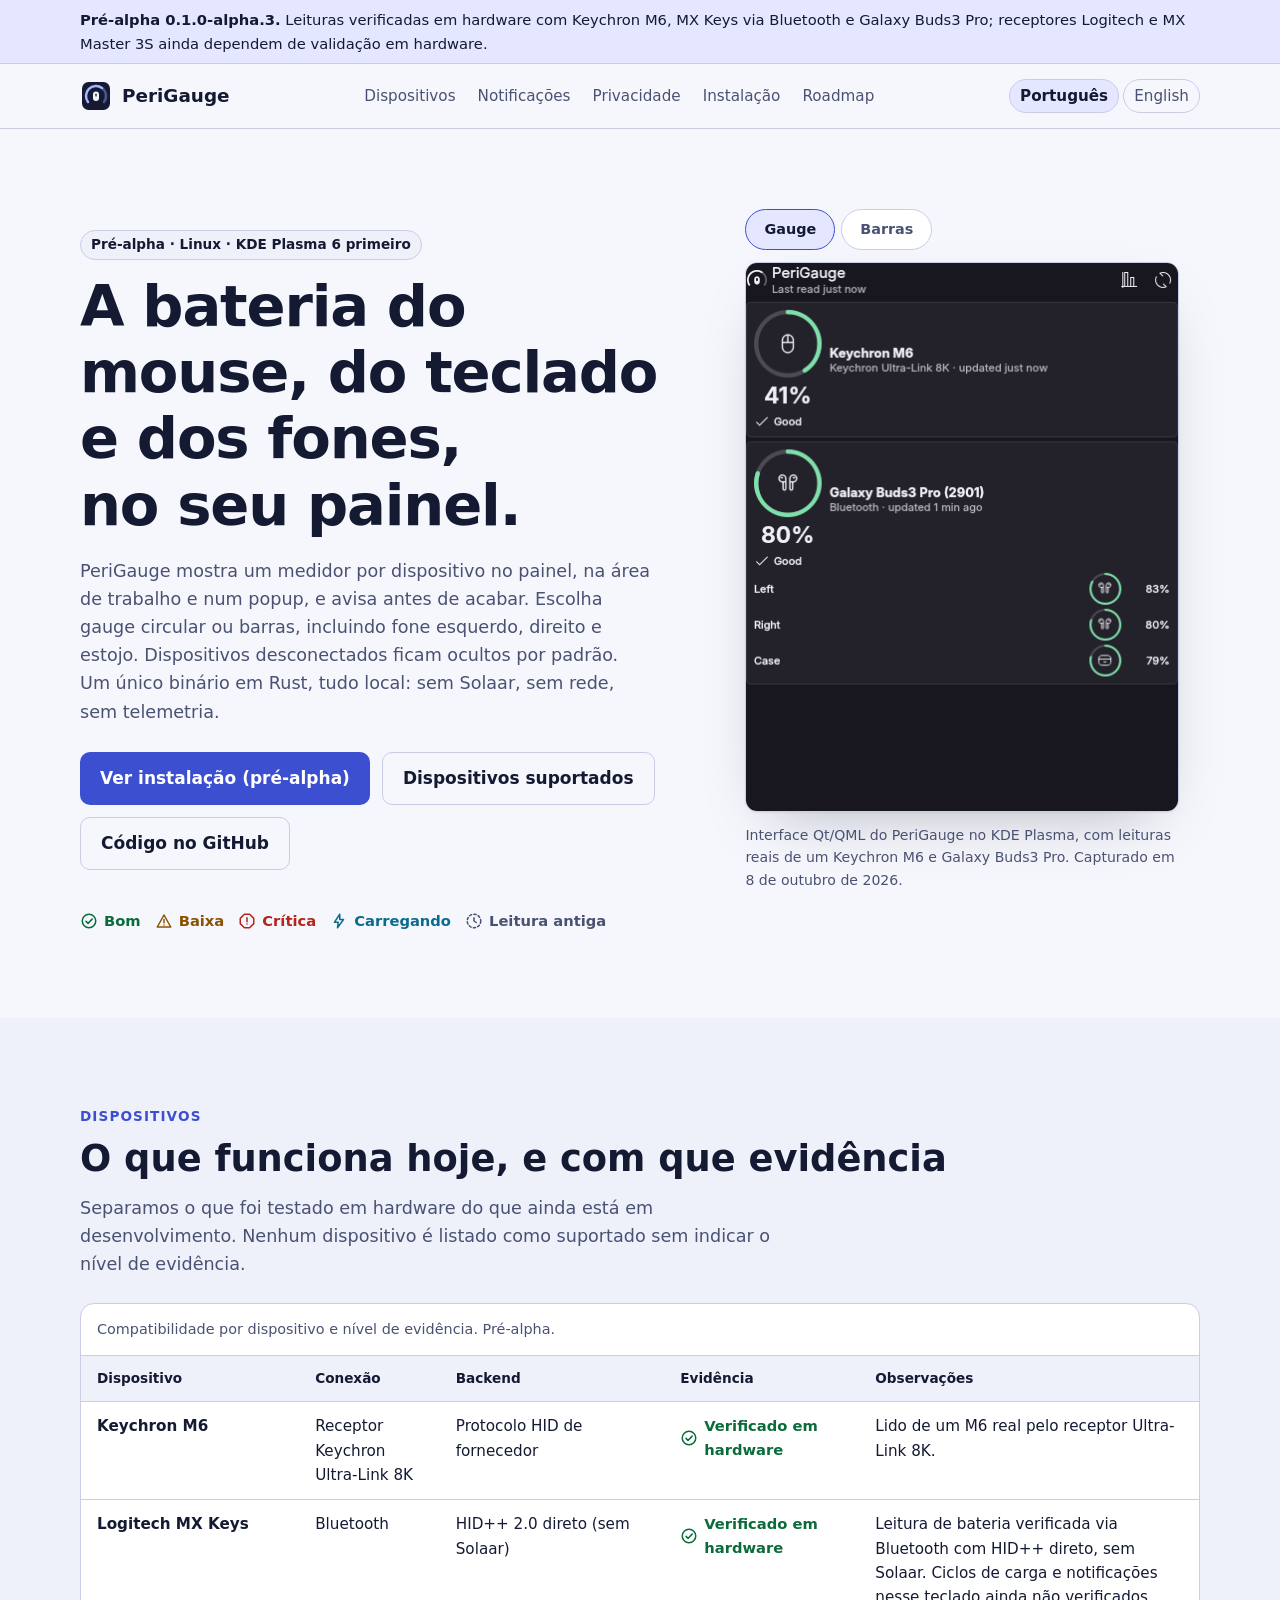
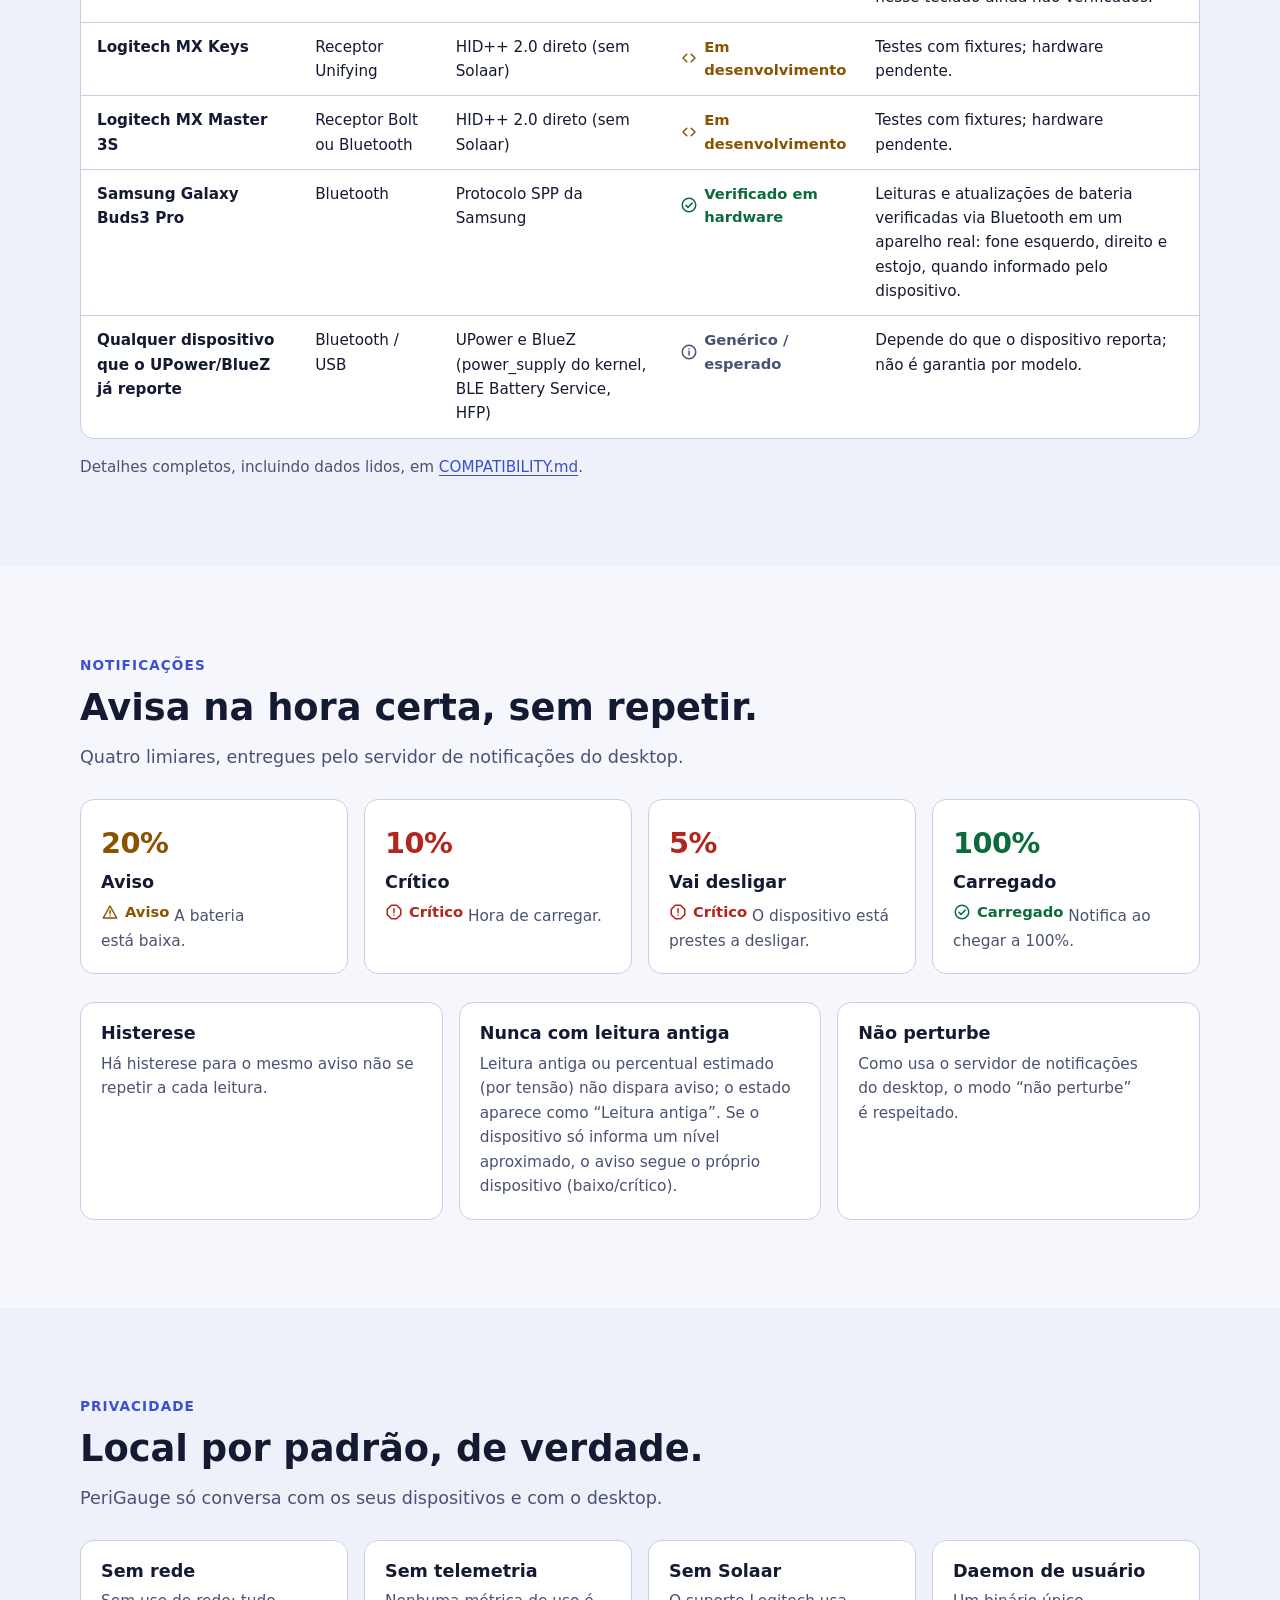
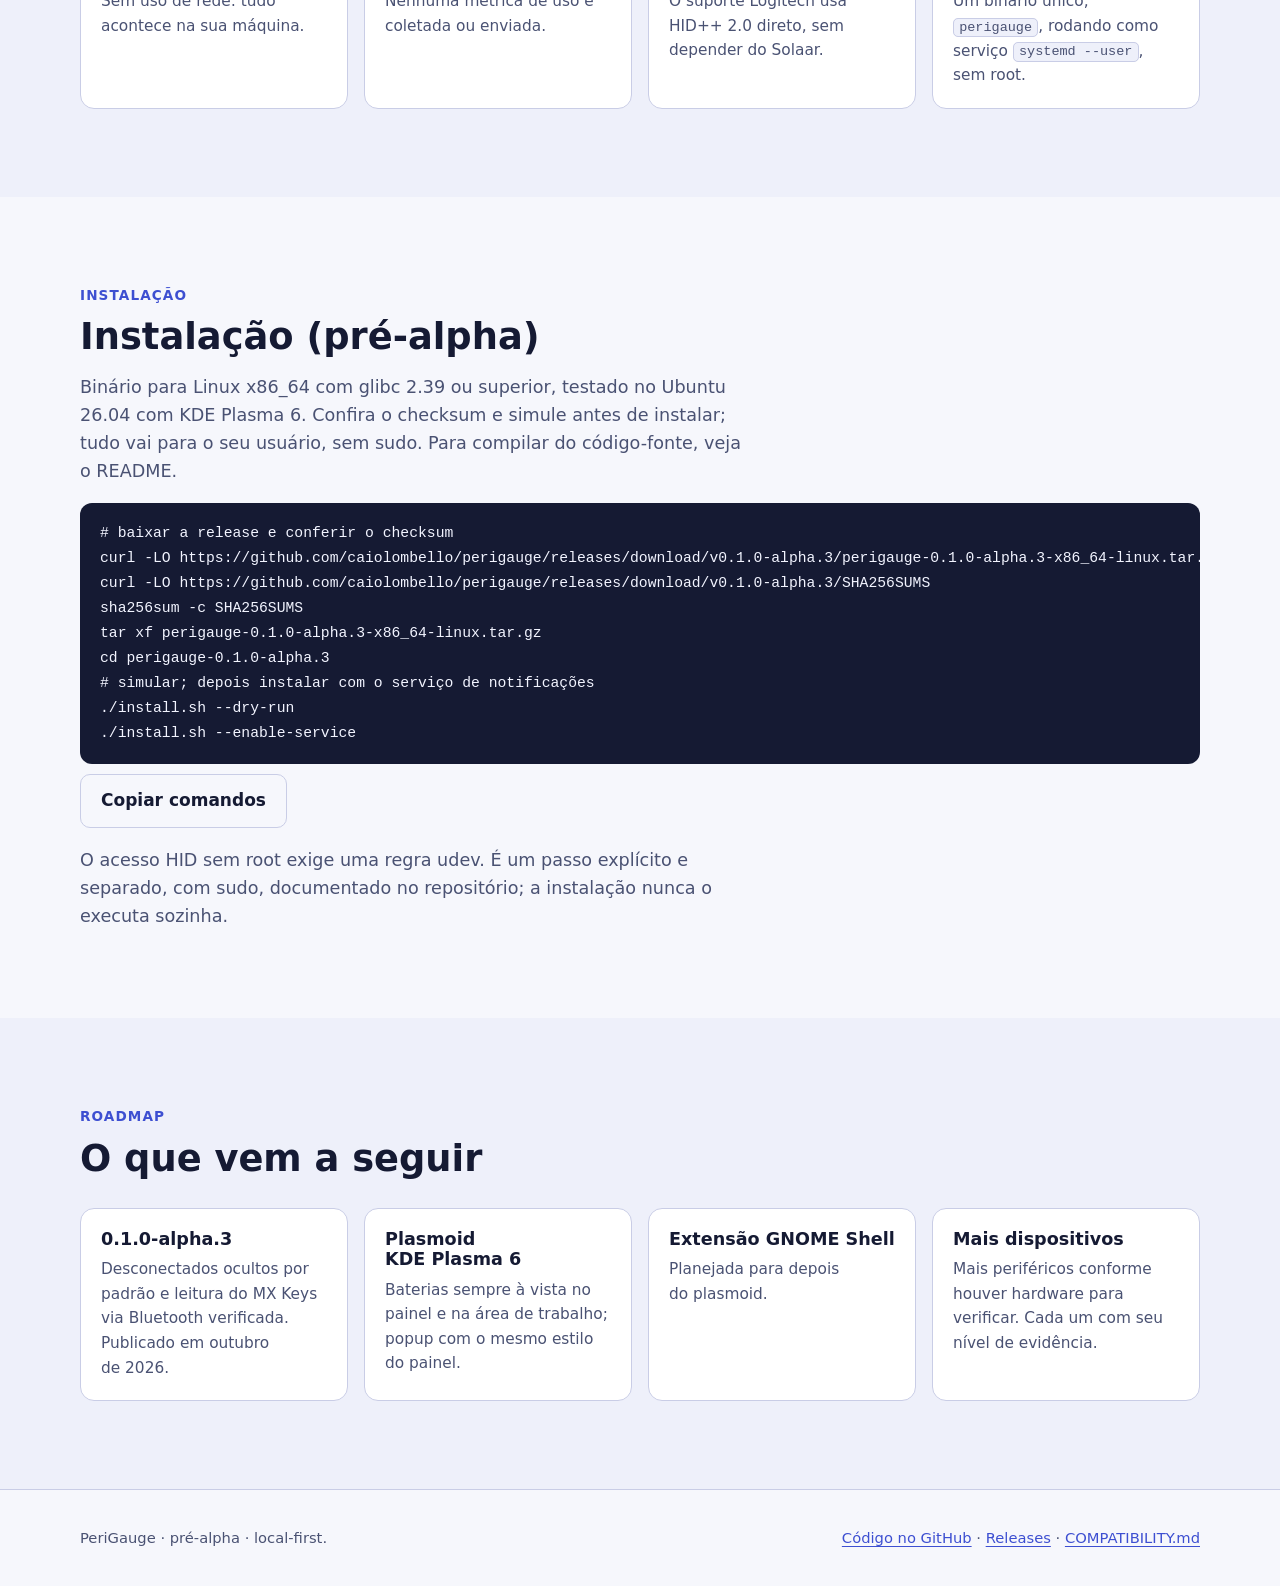
<file: docs/index.html>
<!doctype html>
<html lang="pt-BR">
<head>
<meta charset="utf-8">
<meta name="viewport" content="width=device-width,initial-scale=1">
<title>PeriGauge — bateria dos seus periféricos no Linux</title>
<meta name="description" content="Monitor de bateria de mouses, teclados e fones Bluetooth para o desktop Linux. Núcleo em Rust, local, sem rede e sem telemetria. Pré-alpha 0.1.0-alpha.3.">
<meta name="color-scheme" content="light dark">
<meta name="theme-color" content="#F6F7FC" media="(prefers-color-scheme: light)">
<meta name="theme-color" content="#0E1124" media="(prefers-color-scheme: dark)">
<link rel="canonical" href="https://caiolombello.github.io/perigauge/">
<link rel="alternate" hreflang="pt-BR" href="https://caiolombello.github.io/perigauge/">
<link rel="alternate" hreflang="en" href="https://caiolombello.github.io/perigauge/en/">
<link rel="alternate" hreflang="x-default" href="https://caiolombello.github.io/perigauge/">
<meta property="og:type" content="website">
<meta property="og:site_name" content="PeriGauge">
<meta property="og:locale" content="pt_BR">
<meta property="og:title" content="PeriGauge — bateria dos seus periféricos no Linux">
<meta property="og:description" content="Monitor de bateria de mouses, teclados e fones Bluetooth para o desktop Linux. Núcleo em Rust, local, sem rede e sem telemetria. Pré-alpha 0.1.0-alpha.3.">
<meta property="og:image" content="https://caiolombello.github.io/perigauge/assets/perigauge-social-card.png">
<meta property="og:image:type" content="image/png">
<meta property="og:image:width" content="1200">
<meta property="og:image:height" content="630">
<meta property="og:image:alt" content="PeriGauge: bateria dos periféricos no Linux. Pré-alpha 0.1.0-alpha.3.">
<meta name="twitter:card" content="summary_large_image">
<link rel="icon" type="image/svg+xml" href="assets/favicon.svg">
<link rel="stylesheet" href="style.css">
<script src="site.js" defer></script>
</head>
<body>
<a class="skip-link" href="#main">Ir para o conteúdo</a>

<svg xmlns="http://www.w3.org/2000/svg" width="0" height="0" style="position:absolute" aria-hidden="true" focusable="false">
 <symbol id="i-ok" viewBox="0 0 24 24"><circle cx="12" cy="12" r="9"/><path d="M8 12.5l2.7 2.7 5.5-5.7"/></symbol>
 <symbol id="i-warn" viewBox="0 0 24 24"><path d="M12 4l9 16H3z"/><path d="M12 10v4.2M12 17.2v.1"/></symbol>
 <symbol id="i-crit" viewBox="0 0 24 24"><path d="M8.5 3h7L21 8.5v7L15.5 21h-7L3 15.5v-7z"/><path d="M12 7.5v5.5M12 16v.1"/></symbol>
 <symbol id="i-bolt" viewBox="0 0 24 24"><path d="M13 3L6 13.5h5L10 21l8-11h-5z"/></symbol>
 <symbol id="i-stale" viewBox="0 0 24 24"><circle cx="12" cy="12" r="9" stroke-dasharray="3 3"/><path d="M12 7.5V12l3 2"/></symbol>
 <symbol id="i-dev" viewBox="0 0 24 24"><path d="M9 7l-5 5 5 5M15 7l5 5-5 5"/></symbol>
 <symbol id="i-gen" viewBox="0 0 24 24"><circle cx="12" cy="12" r="9"/><path d="M12 11v5M12 8v.1"/></symbol>
</svg>

<p class="prerelease"><span class="wrap" style="display:block"><strong>Pré-alpha 0.1.0-alpha.3.</strong> Leituras verificadas em hardware com Keychron M6, MX Keys via Bluetooth e Galaxy Buds3 Pro; receptores Logitech e MX Master 3S ainda dependem de validação em hardware.</span></p>

<header class="site-header">
 <div class="wrap header-inner">
  <a class="brand" href="./" aria-label="PeriGauge"><img src="assets/perigauge.svg" width="32" height="32" alt=""><span>PeriGauge</span></a>
  <nav class="site-nav" aria-label="Seções">
   <a href="#dispositivos">Dispositivos</a>
   <a href="#notificacoes">Notificações</a>
   <a href="#privacidade">Privacidade</a>
   <a href="#instalar">Instalação</a>
   <a href="#roadmap">Roadmap</a>
  </nav>
  <nav class="lang" aria-label="Idioma"><a href="./" lang="pt-BR" hreflang="pt-BR" aria-current="page">Português</a><a href="en/" lang="en" hreflang="en">English</a></nav>
 </div>
</header>

<main id="main" tabindex="-1">
<section class="hero">
 <div class="wrap hero-grid">
  <div>
   <span class="badge">Pré-alpha · Linux · KDE Plasma 6 primeiro</span>
   <h1>A bateria do mouse, do teclado e dos fones, no seu painel.</h1>
   <p class="lead">PeriGauge mostra um medidor por dispositivo no painel, na área de trabalho e num popup, e avisa antes de acabar. Escolha gauge circular ou barras, incluindo fone esquerdo, direito e estojo. Dispositivos desconectados ficam ocultos por padrão. Um único binário em Rust, tudo local: sem Solaar, sem rede, sem telemetria.</p>
   <div class="actions">
    <a class="btn" href="#instalar">Ver instalação (pré-alpha)</a>
    <a class="btn btn-ghost" href="#dispositivos">Dispositivos suportados</a>
    <a class="btn btn-ghost" href="https://github.com/caiolombello/perigauge">Código no GitHub</a>
   </div>
  </div>
  <figure class="product-shot" aria-labelledby="shot-caption">
   <div class="shot-controls" role="group" aria-label="Estilo de exibição" hidden>
    <button type="button" aria-pressed="true" data-shot="assets/perigauge-popup-rings.png" data-shot-alt="PeriGauge em gauge: Keychron M6 41%, Galaxy Buds3 Pro esquerdo 83%, direito 80% e estojo 79%.">Gauge</button>
    <button type="button" aria-pressed="false" data-shot="assets/perigauge-popup-bars.png" data-shot-alt="PeriGauge em barras: Keychron M6 41%, Galaxy Buds3 Pro esquerdo 83%, direito 80% e estojo 79%.">Barras</button>
   </div>
   <img id="product-shot" src="assets/perigauge-popup-rings.png" alt="PeriGauge em gauge: Keychron M6 41%, Galaxy Buds3 Pro esquerdo 83%, direito 80% e estojo 79%." width="434" height="550" fetchpriority="high" decoding="async">
   <figcaption id="shot-caption">Interface Qt/QML do PeriGauge no KDE Plasma, com leituras reais de um Keychron M6 e Galaxy Buds3 Pro. Capturado em 8 de outubro de 2026.</figcaption>
   <noscript><p class="shot-fallback"><a href="assets/perigauge-popup-bars.png">Ver captura no estilo barras</a></p></noscript>
  </figure>
 </div>
 <div class="wrap">
  <h2 class="sr-only">Como os estados aparecem</h2>
  <ul class="legend" aria-label="Como os estados aparecem"><li><span class="state s-ok"><svg class="" aria-hidden="true" focusable="false"><use href="#i-ok"/></svg>Bom</span></li><li><span class="state s-warn"><svg class="" aria-hidden="true" focusable="false"><use href="#i-warn"/></svg>Baixa</span></li><li><span class="state s-critical"><svg class="" aria-hidden="true" focusable="false"><use href="#i-crit"/></svg>Crítica</span></li><li><span class="state s-charging"><svg class="" aria-hidden="true" focusable="false"><use href="#i-bolt"/></svg>Carregando</span></li><li><span class="state s-stale"><svg class="" aria-hidden="true" focusable="false"><use href="#i-stale"/></svg>Leitura antiga</span></li></ul>
 </div>
</section>

<section id="dispositivos" class="section-alt">
 <div class="wrap">
  <p class="eyebrow">Dispositivos</p>
  <h2>O que funciona hoje, e com que evidência</h2>
  <p class="lead">Separamos o que foi testado em hardware do que ainda está em desenvolvimento. Nenhum dispositivo é listado como suportado sem indicar o nível de evidência.</p>
  <div class="table-wrap" tabindex="0" role="region" aria-label="Matriz de compatibilidade (role horizontalmente em telas estreitas)">
  <table>
   <caption>Compatibilidade por dispositivo e nível de evidência. Pré-alpha.</caption>
   <thead><tr><th scope="col">Dispositivo</th><th scope="col">Conexão</th><th scope="col">Backend</th><th scope="col">Evidência</th><th scope="col">Observações</th></tr></thead>
   <tbody>
    <tr><th scope="row">Keychron M6</th><td>Receptor Keychron Ultra-Link 8K</td><td>Protocolo HID de fornecedor</td><td><span class="state s-ok"><svg class="" aria-hidden="true" focusable="false"><use href="#i-ok"/></svg>Verificado em hardware</span></td><td>Lido de um M6 real pelo receptor Ultra-Link 8K.</td></tr>
    <tr><th scope="row">Logitech MX Keys</th><td>Bluetooth</td><td>HID++ 2.0 direto (sem Solaar)</td><td><span class="state s-ok"><svg class="" aria-hidden="true" focusable="false"><use href="#i-ok"/></svg>Verificado em hardware</span></td><td>Leitura de bateria verificada via Bluetooth com HID++ direto, sem Solaar. Ciclos de carga e notificações nesse teclado ainda não verificados.</td></tr>
    <tr><th scope="row">Logitech MX Keys</th><td>Receptor Unifying</td><td>HID++ 2.0 direto (sem Solaar)</td><td><span class="state s-warn"><svg class="" aria-hidden="true" focusable="false"><use href="#i-dev"/></svg>Em desenvolvimento</span></td><td>Testes com fixtures; hardware pendente.</td></tr>
    <tr><th scope="row">Logitech MX Master 3S</th><td>Receptor Bolt ou Bluetooth</td><td>HID++ 2.0 direto (sem Solaar)</td><td><span class="state s-warn"><svg class="" aria-hidden="true" focusable="false"><use href="#i-dev"/></svg>Em desenvolvimento</span></td><td>Testes com fixtures; hardware pendente.</td></tr>
    <tr><th scope="row">Samsung Galaxy Buds3 Pro</th><td>Bluetooth</td><td>Protocolo SPP da Samsung</td><td><span class="state s-ok"><svg class="" aria-hidden="true" focusable="false"><use href="#i-ok"/></svg>Verificado em hardware</span></td><td>Leituras e atualizações de bateria verificadas via Bluetooth em um aparelho real: fone esquerdo, direito e estojo, quando informado pelo dispositivo.</td></tr>
    <tr><th scope="row">Qualquer dispositivo que o UPower/BlueZ já reporte</th><td>Bluetooth / USB</td><td>UPower e BlueZ (power_supply do kernel, BLE Battery Service, HFP)</td><td><span class="state s-stale"><svg class="" aria-hidden="true" focusable="false"><use href="#i-gen"/></svg>Genérico / esperado</span></td><td>Depende do que o dispositivo reporta; não é garantia por modelo.</td></tr>
   </tbody>
  </table>
  </div>
  <p class="lead" style="margin-top:16px;font-size:.95rem">Detalhes completos, incluindo dados lidos, em <a href="COMPATIBILITY.md">COMPATIBILITY.md</a>.</p>
 </div>
</section>

<section id="notificacoes">
 <div class="wrap">
  <p class="eyebrow">Notificações</p>
  <h2>Avisa na hora certa, sem repetir.</h2>
  <p class="lead">Quatro limiares, entregues pelo servidor de notificações do desktop.</p>
  <ul class="grid">
   <li class="card"><span class="thr s-warn">20%</span><h3>Aviso</h3><p><span class="state s-warn"><svg class="" aria-hidden="true" focusable="false"><use href="#i-warn"/></svg>Aviso</span> A bateria está baixa.</p></li>
   <li class="card"><span class="thr s-critical">10%</span><h3>Crítico</h3><p><span class="state s-critical"><svg class="" aria-hidden="true" focusable="false"><use href="#i-crit"/></svg>Crítico</span> Hora de carregar.</p></li>
   <li class="card"><span class="thr s-critical">5%</span><h3>Vai desligar</h3><p><span class="state s-critical"><svg class="" aria-hidden="true" focusable="false"><use href="#i-crit"/></svg>Crítico</span> O dispositivo está prestes a desligar.</p></li>
   <li class="card"><span class="thr s-ok">100%</span><h3>Carregado</h3><p><span class="state s-ok"><svg class="" aria-hidden="true" focusable="false"><use href="#i-ok"/></svg>Carregado</span> Notifica ao chegar a 100%.</p></li>
  </ul>
  <ul class="grid">
   <li class="card"><h3>Histerese</h3><p>Há histerese para o mesmo aviso não se repetir a cada leitura.</p></li>
   <li class="card"><h3>Nunca com leitura antiga</h3><p>Leitura antiga ou percentual estimado (por tensão) não dispara aviso; o estado aparece como “Leitura antiga”. Se o dispositivo só informa um nível aproximado, o aviso segue o próprio dispositivo (baixo/crítico).</p></li>
   <li class="card"><h3>Não perturbe</h3><p>Como usa o servidor de notificações do desktop, o modo “não perturbe” é respeitado.</p></li>
  </ul>
 </div>
</section>

<section id="privacidade" class="section-alt">
 <div class="wrap">
  <p class="eyebrow">Privacidade</p>
  <h2>Local por padrão, de verdade.</h2>
  <p class="lead">PeriGauge só conversa com os seus dispositivos e com o desktop.</p>
  <ul class="grid">
   <li class="card"><h3>Sem rede</h3><p>Sem uso de rede: tudo acontece na sua máquina.</p></li>
   <li class="card"><h3>Sem telemetria</h3><p>Nenhuma métrica de uso é coletada ou enviada.</p></li>
   <li class="card"><h3>Sem Solaar</h3><p>O suporte Logitech usa HID++ 2.0 direto, sem depender do Solaar.</p></li>
   <li class="card"><h3>Daemon de usuário</h3><p>Um binário único, <code>perigauge</code>, rodando como serviço <code>systemd --user</code>, sem root.</p></li>
  </ul>
 </div>
</section>

<section id="instalar">
 <div class="wrap">
  <p class="eyebrow">Instalação</p>
  <h2>Instalação (pré-alpha)</h2>
  <p class="lead">Binário para Linux x86_64 com glibc 2.39 ou superior, testado no Ubuntu 26.04 com KDE Plasma 6. Confira o checksum e simule antes de instalar; tudo vai para o seu usuário, sem sudo. Para compilar do código-fonte, veja o README.</p>
  <div class="code"><pre id="cmds"><code># baixar a release e conferir o checksum
curl -LO https://github.com/caiolombello/perigauge/releases/download/v0.1.0-alpha.3/perigauge-0.1.0-alpha.3-x86_64-linux.tar.gz
curl -LO https://github.com/caiolombello/perigauge/releases/download/v0.1.0-alpha.3/SHA256SUMS
sha256sum -c SHA256SUMS
tar xf perigauge-0.1.0-alpha.3-x86_64-linux.tar.gz
cd perigauge-0.1.0-alpha.3
# simular; depois instalar com o serviço de notificações
./install.sh --dry-run
./install.sh --enable-service</code></pre></div>
  <div class="copy-row">
   <button class="btn btn-ghost" type="button" hidden data-copy-target="cmds" data-copy-status="copy-status" data-copied="Comandos copiados." data-failed="Não foi possível copiar.">Copiar comandos</button>
   <span id="copy-status" role="status" aria-live="polite"></span>
  </div>
  <p class="lead" style="margin-top:18px">O acesso HID sem root exige uma regra udev. É um passo explícito e separado, com sudo, documentado no repositório; a instalação nunca o executa sozinha.</p>
 </div>
</section>

<section id="roadmap" class="section-alt">
 <div class="wrap">
  <p class="eyebrow">Roadmap</p>
  <h2>O que vem a seguir</h2>
  <ul class="grid">
   <li class="card"><h3>0.1.0-alpha.3</h3><p>Desconectados ocultos por padrão e leitura do MX Keys via Bluetooth verificada. Publicado em outubro de 2026.</p></li>
   <li class="card"><h3>Plasmoid KDE Plasma 6</h3><p>Baterias sempre à vista no painel e na área de trabalho; popup com o mesmo estilo do painel.</p></li>
   <li class="card"><h3>Extensão GNOME Shell</h3><p>Planejada para depois do plasmoid.</p></li>
   <li class="card"><h3>Mais dispositivos</h3><p>Mais periféricos conforme houver hardware para verificar. Cada um com seu nível de evidência.</p></li>
  </ul>
 </div>
</section>
</main>

<footer>
 <div class="wrap foot">
  <p>PeriGauge · pré-alpha · local-first.</p>
  <p><a href="https://github.com/caiolombello/perigauge">Código no GitHub</a> · <a href="https://github.com/caiolombello/perigauge/releases">Releases</a> · <a href="COMPATIBILITY.md">COMPATIBILITY.md</a></p>
 </div>
</footer>
</body>
</html>
</file>
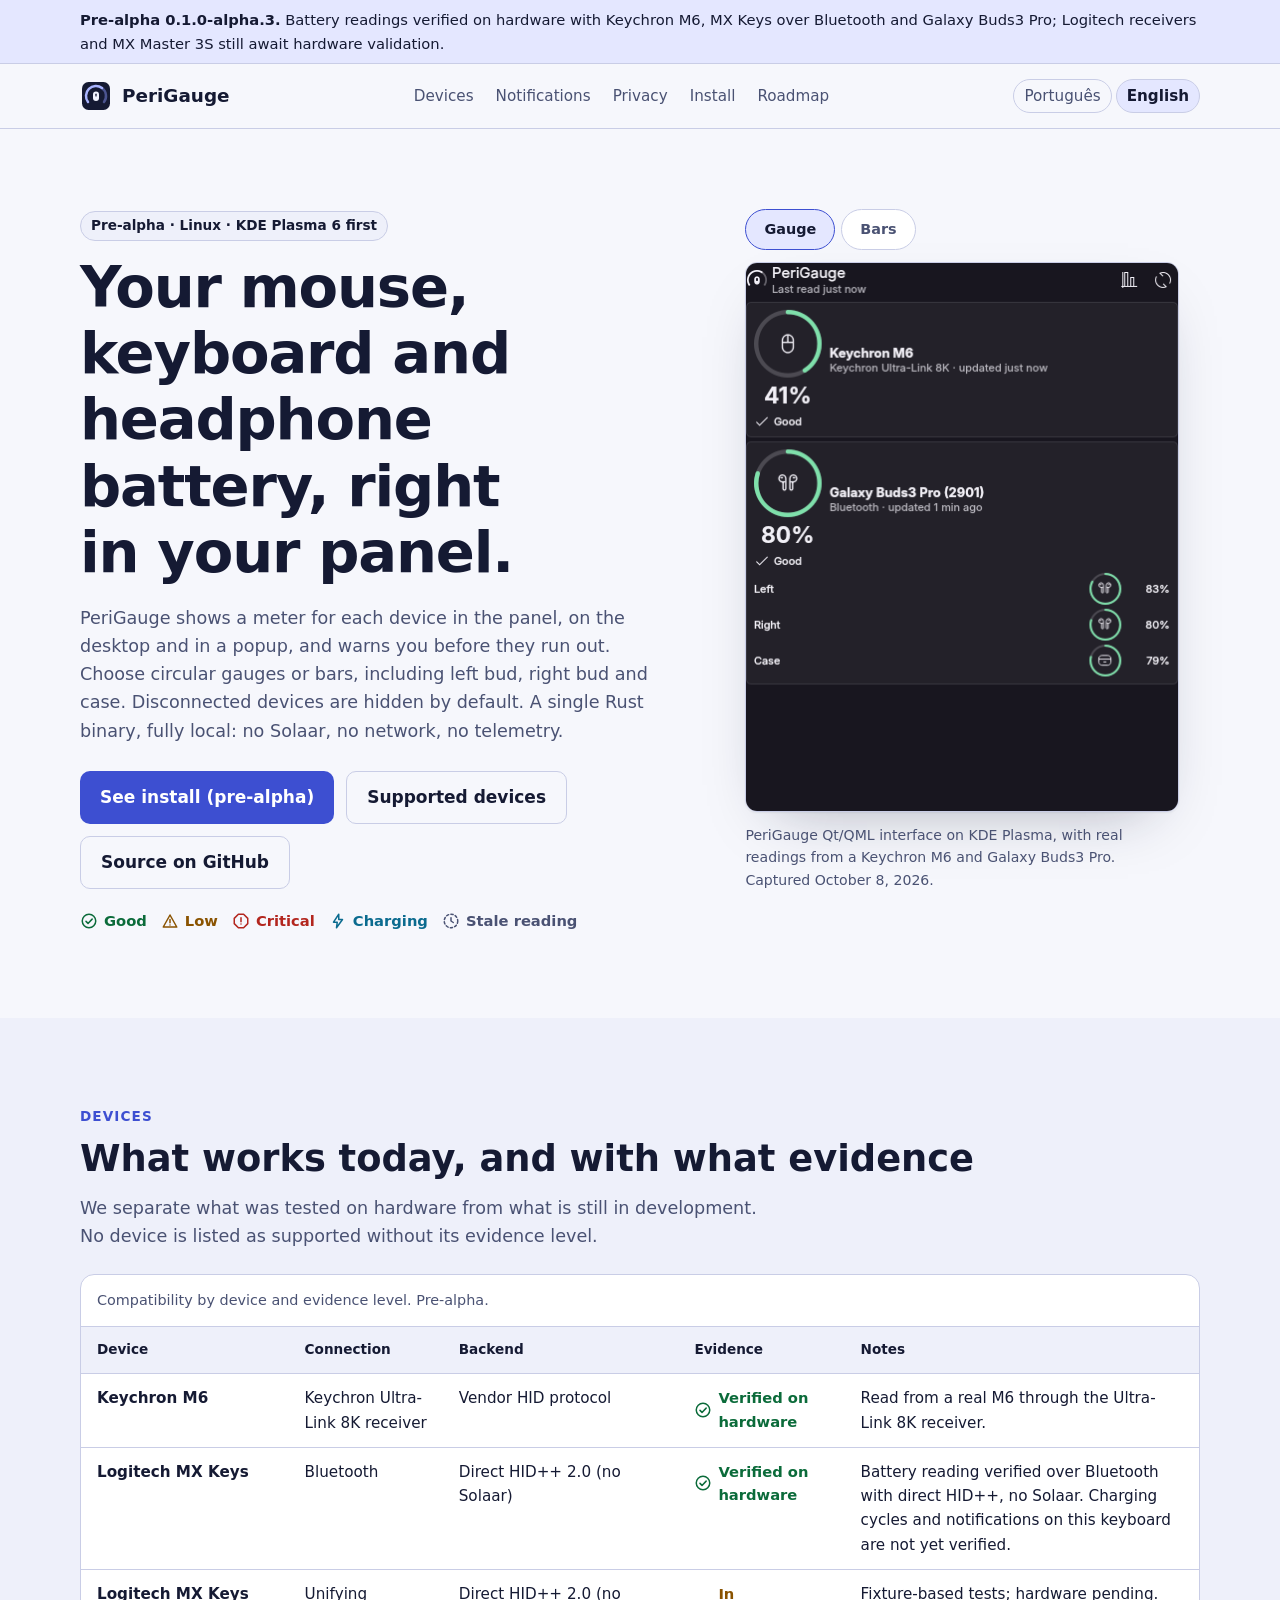
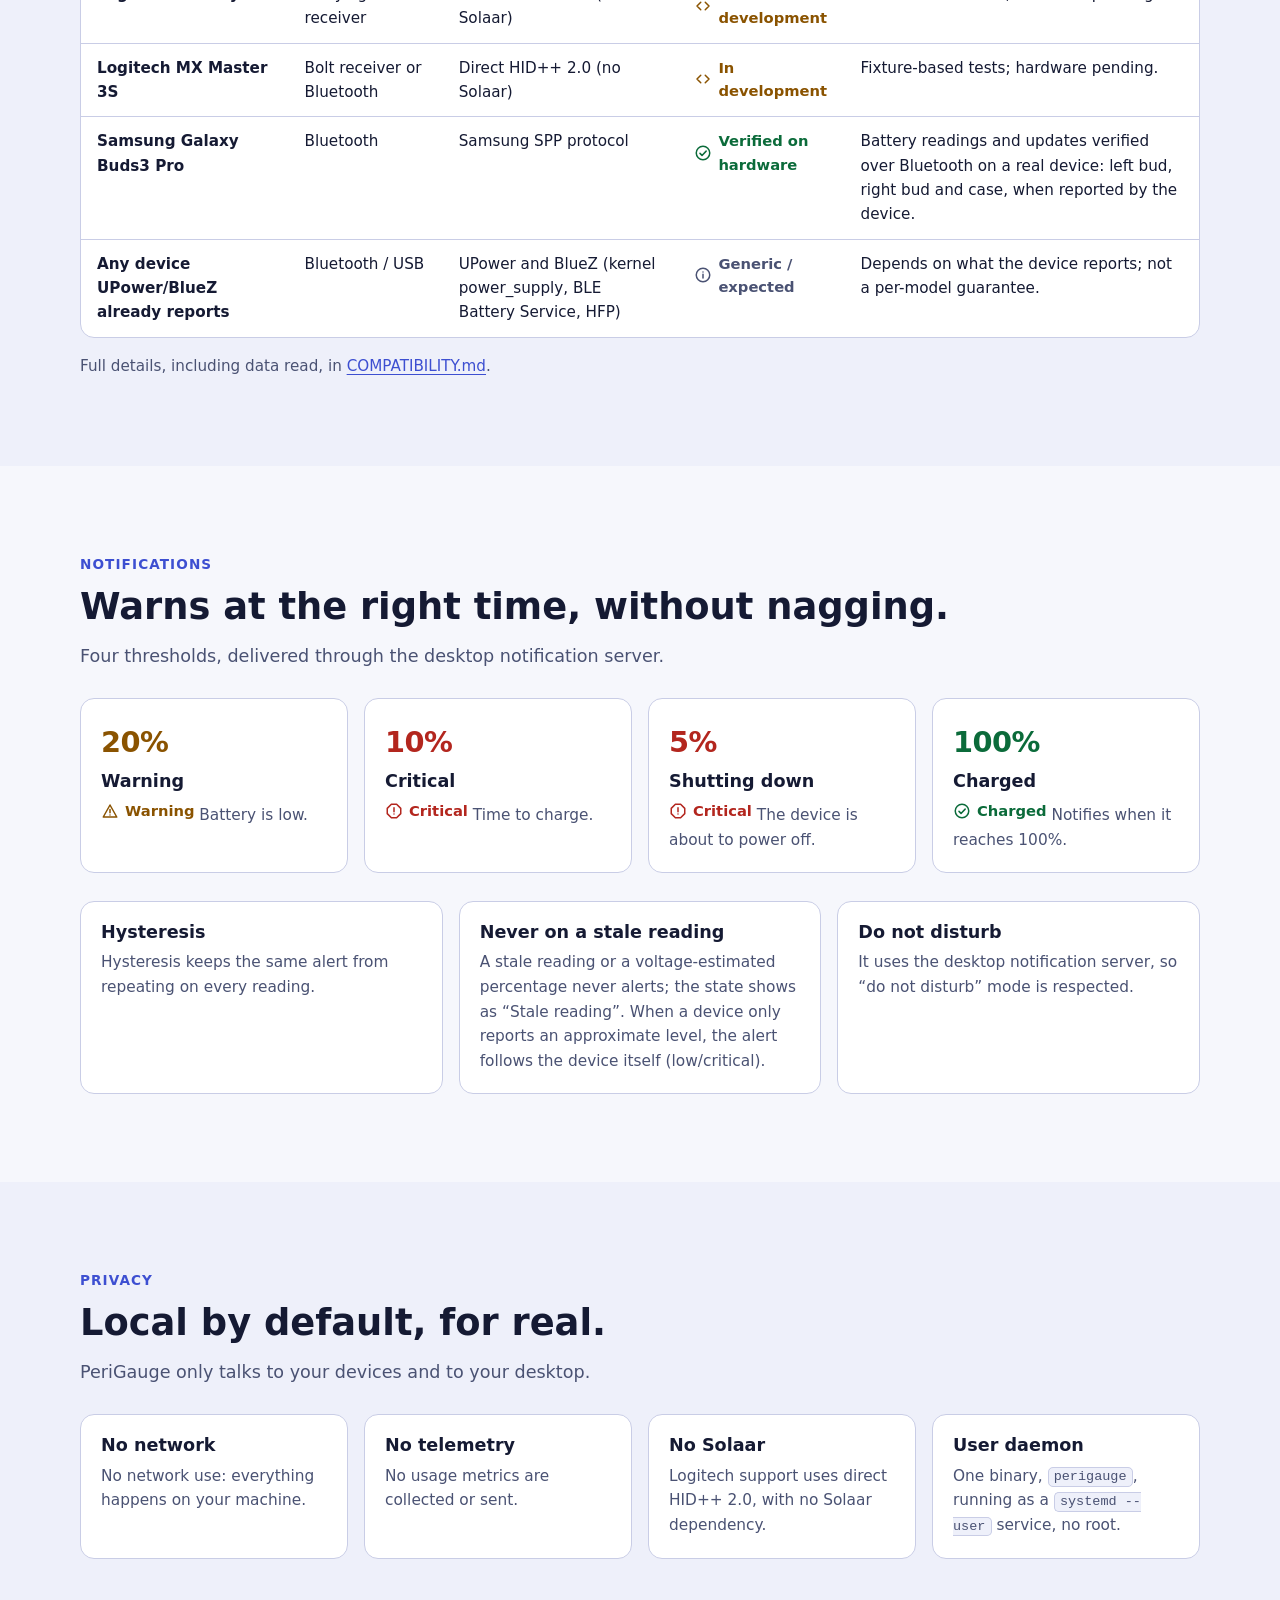
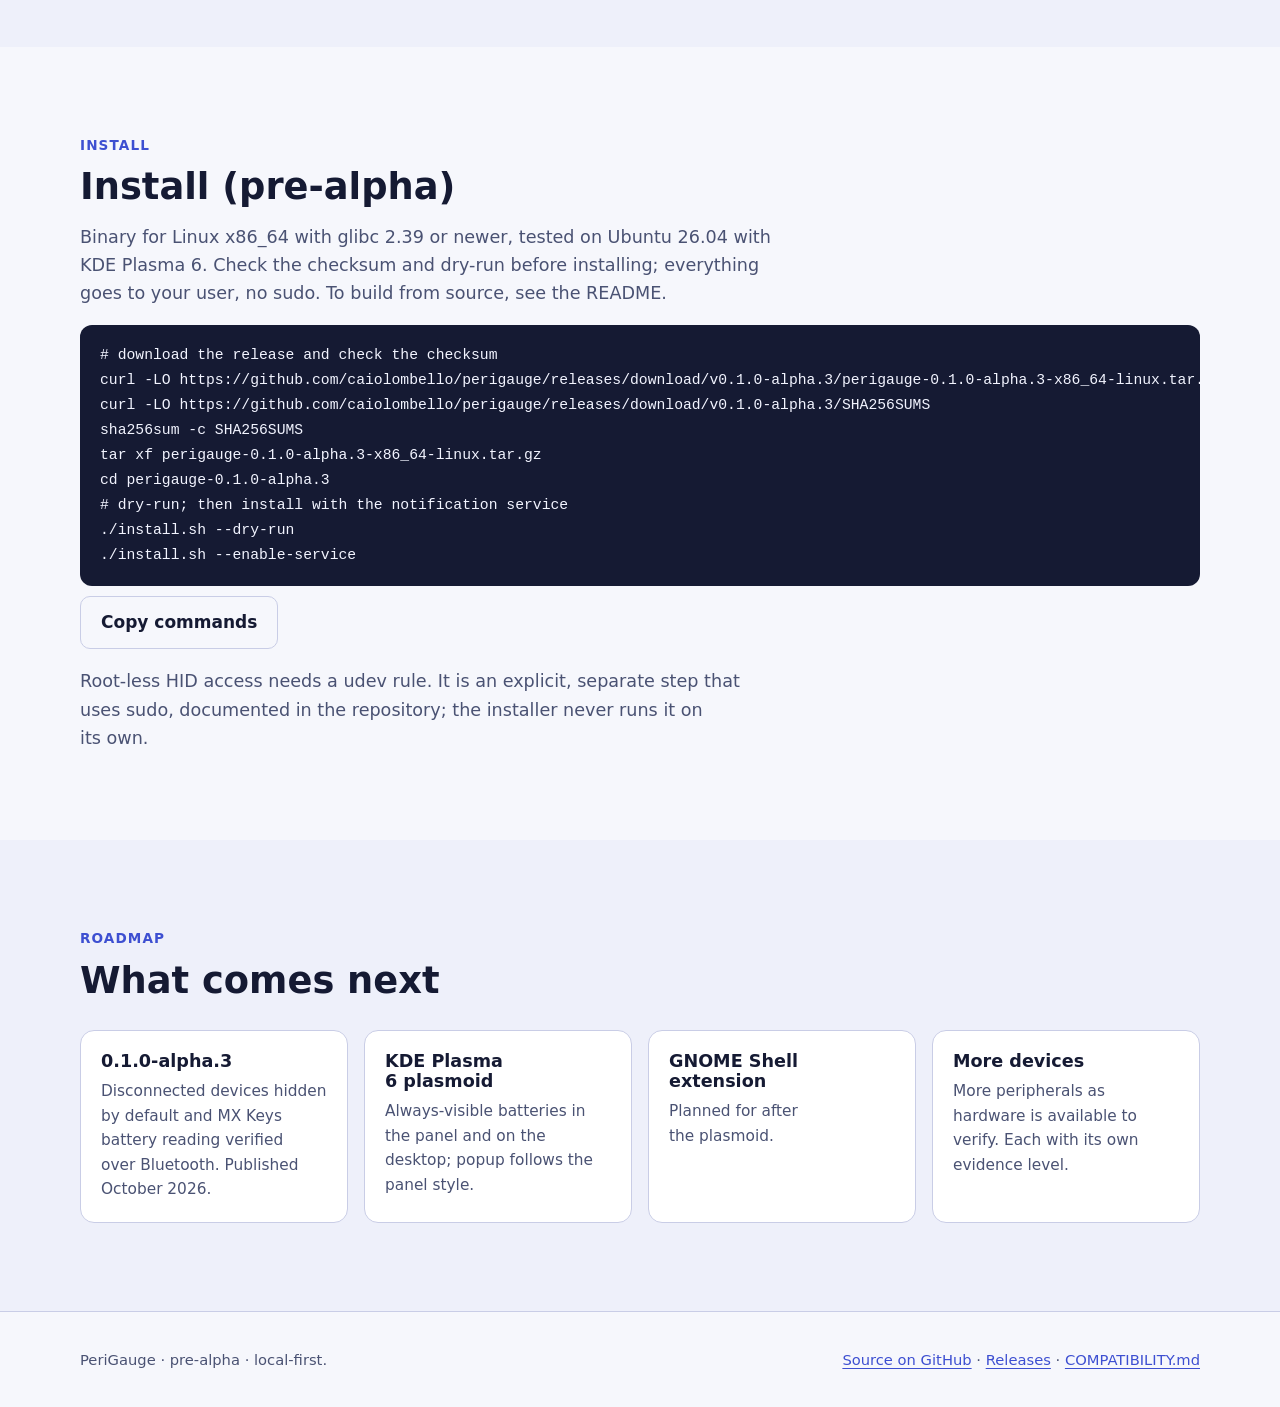
<file: docs/en/index.html>
<!doctype html>
<html lang="en">
<head>
<meta charset="utf-8">
<meta name="viewport" content="width=device-width,initial-scale=1">
<title>PeriGauge — peripheral battery on your Linux desktop</title>
<meta name="description" content="Battery monitor for Bluetooth mice, keyboards and headphones on the Linux desktop. Rust core, fully local, no network, no telemetry. Pre-alpha 0.1.0-alpha.3.">
<meta name="color-scheme" content="light dark">
<meta name="theme-color" content="#F6F7FC" media="(prefers-color-scheme: light)">
<meta name="theme-color" content="#0E1124" media="(prefers-color-scheme: dark)">
<link rel="canonical" href="https://caiolombello.github.io/perigauge/en/">
<link rel="alternate" hreflang="pt-BR" href="https://caiolombello.github.io/perigauge/">
<link rel="alternate" hreflang="en" href="https://caiolombello.github.io/perigauge/en/">
<link rel="alternate" hreflang="x-default" href="https://caiolombello.github.io/perigauge/">
<meta property="og:type" content="website">
<meta property="og:site_name" content="PeriGauge">
<meta property="og:locale" content="en_US">
<meta property="og:title" content="PeriGauge — peripheral battery on your Linux desktop">
<meta property="og:description" content="Battery monitor for Bluetooth mice, keyboards and headphones on the Linux desktop. Rust core, fully local, no network, no telemetry. Pre-alpha 0.1.0-alpha.3.">
<meta property="og:image" content="https://caiolombello.github.io/perigauge/assets/perigauge-social-card.png">
<meta property="og:image:type" content="image/png">
<meta property="og:image:width" content="1200">
<meta property="og:image:height" content="630">
<meta property="og:image:alt" content="PeriGauge: peripheral battery on Linux. Pre-alpha 0.1.0-alpha.3.">
<meta name="twitter:card" content="summary_large_image">
<link rel="icon" type="image/svg+xml" href="../assets/favicon.svg">
<link rel="stylesheet" href="../style.css">
<script src="../site.js" defer></script>
</head>
<body>
<a class="skip-link" href="#main">Skip to content</a>

<svg xmlns="http://www.w3.org/2000/svg" width="0" height="0" style="position:absolute" aria-hidden="true" focusable="false">
 <symbol id="i-ok" viewBox="0 0 24 24"><circle cx="12" cy="12" r="9"/><path d="M8 12.5l2.7 2.7 5.5-5.7"/></symbol>
 <symbol id="i-warn" viewBox="0 0 24 24"><path d="M12 4l9 16H3z"/><path d="M12 10v4.2M12 17.2v.1"/></symbol>
 <symbol id="i-crit" viewBox="0 0 24 24"><path d="M8.5 3h7L21 8.5v7L15.5 21h-7L3 15.5v-7z"/><path d="M12 7.5v5.5M12 16v.1"/></symbol>
 <symbol id="i-bolt" viewBox="0 0 24 24"><path d="M13 3L6 13.5h5L10 21l8-11h-5z"/></symbol>
 <symbol id="i-stale" viewBox="0 0 24 24"><circle cx="12" cy="12" r="9" stroke-dasharray="3 3"/><path d="M12 7.5V12l3 2"/></symbol>
 <symbol id="i-dev" viewBox="0 0 24 24"><path d="M9 7l-5 5 5 5M15 7l5 5-5 5"/></symbol>
 <symbol id="i-gen" viewBox="0 0 24 24"><circle cx="12" cy="12" r="9"/><path d="M12 11v5M12 8v.1"/></symbol>
</svg>

<p class="prerelease"><span class="wrap" style="display:block"><strong>Pre-alpha 0.1.0-alpha.3.</strong> Battery readings verified on hardware with Keychron M6, MX Keys over Bluetooth and Galaxy Buds3 Pro; Logitech receivers and MX Master 3S still await hardware validation.</span></p>

<header class="site-header">
 <div class="wrap header-inner">
  <a class="brand" href="./" aria-label="PeriGauge"><img src="../assets/perigauge.svg" width="32" height="32" alt=""><span>PeriGauge</span></a>
  <nav class="site-nav" aria-label="Sections">
   <a href="#dispositivos">Devices</a>
   <a href="#notificacoes">Notifications</a>
   <a href="#privacidade">Privacy</a>
   <a href="#instalar">Install</a>
   <a href="#roadmap">Roadmap</a>
  </nav>
  <nav class="lang" aria-label="Language"><a href="../" lang="pt-BR" hreflang="pt-BR">Português</a><a href="./" lang="en" hreflang="en" aria-current="page">English</a></nav>
 </div>
</header>

<main id="main" tabindex="-1">
<section class="hero">
 <div class="wrap hero-grid">
  <div>
   <span class="badge">Pre-alpha · Linux · KDE Plasma 6 first</span>
   <h1>Your mouse, keyboard and headphone battery, right in your panel.</h1>
   <p class="lead">PeriGauge shows a meter for each device in the panel, on the desktop and in a popup, and warns you before they run out. Choose circular gauges or bars, including left bud, right bud and case. Disconnected devices are hidden by default. A single Rust binary, fully local: no Solaar, no network, no telemetry.</p>
   <div class="actions">
    <a class="btn" href="#instalar">See install (pre-alpha)</a>
    <a class="btn btn-ghost" href="#dispositivos">Supported devices</a>
    <a class="btn btn-ghost" href="https://github.com/caiolombello/perigauge">Source on GitHub</a>
   </div>
  </div>
  <figure class="product-shot" aria-labelledby="shot-caption">
   <div class="shot-controls" role="group" aria-label="Display style" hidden>
    <button type="button" aria-pressed="true" data-shot="../assets/perigauge-popup-rings.png" data-shot-alt="PeriGauge gauges: Keychron M6 41%, Galaxy Buds3 Pro left 83%, right 80% and case 79%.">Gauge</button>
    <button type="button" aria-pressed="false" data-shot="../assets/perigauge-popup-bars.png" data-shot-alt="PeriGauge bars: Keychron M6 41%, Galaxy Buds3 Pro left 83%, right 80% and case 79%.">Bars</button>
   </div>
   <img id="product-shot" src="../assets/perigauge-popup-rings.png" alt="PeriGauge gauges: Keychron M6 41%, Galaxy Buds3 Pro left 83%, right 80% and case 79%." width="434" height="550" fetchpriority="high" decoding="async">
   <figcaption id="shot-caption">PeriGauge Qt/QML interface on KDE Plasma, with real readings from a Keychron M6 and Galaxy Buds3 Pro. Captured October 8, 2026.</figcaption>
   <noscript><p class="shot-fallback"><a href="../assets/perigauge-popup-bars.png">View the bar-style screenshot</a></p></noscript>
  </figure>
 </div>
 <div class="wrap">
  <h2 class="sr-only">How states are shown</h2>
  <ul class="legend" aria-label="How states are shown"><li><span class="state s-ok"><svg class="" aria-hidden="true" focusable="false"><use href="#i-ok"/></svg>Good</span></li><li><span class="state s-warn"><svg class="" aria-hidden="true" focusable="false"><use href="#i-warn"/></svg>Low</span></li><li><span class="state s-critical"><svg class="" aria-hidden="true" focusable="false"><use href="#i-crit"/></svg>Critical</span></li><li><span class="state s-charging"><svg class="" aria-hidden="true" focusable="false"><use href="#i-bolt"/></svg>Charging</span></li><li><span class="state s-stale"><svg class="" aria-hidden="true" focusable="false"><use href="#i-stale"/></svg>Stale reading</span></li></ul>
 </div>
</section>

<section id="dispositivos" class="section-alt">
 <div class="wrap">
  <p class="eyebrow">Devices</p>
  <h2>What works today, and with what evidence</h2>
  <p class="lead">We separate what was tested on hardware from what is still in development. No device is listed as supported without its evidence level.</p>
  <div class="table-wrap" tabindex="0" role="region" aria-label="Compatibility matrix (scroll horizontally on narrow screens)">
  <table>
   <caption>Compatibility by device and evidence level. Pre-alpha.</caption>
   <thead><tr><th scope="col">Device</th><th scope="col">Connection</th><th scope="col">Backend</th><th scope="col">Evidence</th><th scope="col">Notes</th></tr></thead>
   <tbody>
    <tr><th scope="row">Keychron M6</th><td>Keychron Ultra-Link 8K receiver</td><td>Vendor HID protocol</td><td><span class="state s-ok"><svg class="" aria-hidden="true" focusable="false"><use href="#i-ok"/></svg>Verified on hardware</span></td><td>Read from a real M6 through the Ultra-Link 8K receiver.</td></tr>
    <tr><th scope="row">Logitech MX Keys</th><td>Bluetooth</td><td>Direct HID++ 2.0 (no Solaar)</td><td><span class="state s-ok"><svg class="" aria-hidden="true" focusable="false"><use href="#i-ok"/></svg>Verified on hardware</span></td><td>Battery reading verified over Bluetooth with direct HID++, no Solaar. Charging cycles and notifications on this keyboard are not yet verified.</td></tr>
    <tr><th scope="row">Logitech MX Keys</th><td>Unifying receiver</td><td>Direct HID++ 2.0 (no Solaar)</td><td><span class="state s-warn"><svg class="" aria-hidden="true" focusable="false"><use href="#i-dev"/></svg>In development</span></td><td>Fixture-based tests; hardware pending.</td></tr>
    <tr><th scope="row">Logitech MX Master 3S</th><td>Bolt receiver or Bluetooth</td><td>Direct HID++ 2.0 (no Solaar)</td><td><span class="state s-warn"><svg class="" aria-hidden="true" focusable="false"><use href="#i-dev"/></svg>In development</span></td><td>Fixture-based tests; hardware pending.</td></tr>
    <tr><th scope="row">Samsung Galaxy Buds3 Pro</th><td>Bluetooth</td><td>Samsung SPP protocol</td><td><span class="state s-ok"><svg class="" aria-hidden="true" focusable="false"><use href="#i-ok"/></svg>Verified on hardware</span></td><td>Battery readings and updates verified over Bluetooth on a real device: left bud, right bud and case, when reported by the device.</td></tr>
    <tr><th scope="row">Any device UPower/BlueZ already reports</th><td>Bluetooth / USB</td><td>UPower and BlueZ (kernel power_supply, BLE Battery Service, HFP)</td><td><span class="state s-stale"><svg class="" aria-hidden="true" focusable="false"><use href="#i-gen"/></svg>Generic / expected</span></td><td>Depends on what the device reports; not a per-model guarantee.</td></tr>
   </tbody>
  </table>
  </div>
  <p class="lead" style="margin-top:16px;font-size:.95rem">Full details, including data read, in <a href="../COMPATIBILITY.md">COMPATIBILITY.md</a>.</p>
 </div>
</section>

<section id="notificacoes">
 <div class="wrap">
  <p class="eyebrow">Notifications</p>
  <h2>Warns at the right time, without nagging.</h2>
  <p class="lead">Four thresholds, delivered through the desktop notification server.</p>
  <ul class="grid">
   <li class="card"><span class="thr s-warn">20%</span><h3>Warning</h3><p><span class="state s-warn"><svg class="" aria-hidden="true" focusable="false"><use href="#i-warn"/></svg>Warning</span> Battery is low.</p></li>
   <li class="card"><span class="thr s-critical">10%</span><h3>Critical</h3><p><span class="state s-critical"><svg class="" aria-hidden="true" focusable="false"><use href="#i-crit"/></svg>Critical</span> Time to charge.</p></li>
   <li class="card"><span class="thr s-critical">5%</span><h3>Shutting down</h3><p><span class="state s-critical"><svg class="" aria-hidden="true" focusable="false"><use href="#i-crit"/></svg>Critical</span> The device is about to power off.</p></li>
   <li class="card"><span class="thr s-ok">100%</span><h3>Charged</h3><p><span class="state s-ok"><svg class="" aria-hidden="true" focusable="false"><use href="#i-ok"/></svg>Charged</span> Notifies when it reaches 100%.</p></li>
  </ul>
  <ul class="grid">
   <li class="card"><h3>Hysteresis</h3><p>Hysteresis keeps the same alert from repeating on every reading.</p></li>
   <li class="card"><h3>Never on a stale reading</h3><p>A stale reading or a voltage-estimated percentage never alerts; the state shows as “Stale reading”. When a device only reports an approximate level, the alert follows the device itself (low/critical).</p></li>
   <li class="card"><h3>Do not disturb</h3><p>It uses the desktop notification server, so “do not disturb” mode is respected.</p></li>
  </ul>
 </div>
</section>

<section id="privacidade" class="section-alt">
 <div class="wrap">
  <p class="eyebrow">Privacy</p>
  <h2>Local by default, for real.</h2>
  <p class="lead">PeriGauge only talks to your devices and to your desktop.</p>
  <ul class="grid">
   <li class="card"><h3>No network</h3><p>No network use: everything happens on your machine.</p></li>
   <li class="card"><h3>No telemetry</h3><p>No usage metrics are collected or sent.</p></li>
   <li class="card"><h3>No Solaar</h3><p>Logitech support uses direct HID++ 2.0, with no Solaar dependency.</p></li>
   <li class="card"><h3>User daemon</h3><p>One binary, <code>perigauge</code>, running as a <code>systemd --user</code> service, no root.</p></li>
  </ul>
 </div>
</section>

<section id="instalar">
 <div class="wrap">
  <p class="eyebrow">Install</p>
  <h2>Install (pre-alpha)</h2>
  <p class="lead">Binary for Linux x86_64 with glibc 2.39 or newer, tested on Ubuntu 26.04 with KDE Plasma 6. Check the checksum and dry-run before installing; everything goes to your user, no sudo. To build from source, see the README.</p>
  <div class="code"><pre id="cmds"><code># download the release and check the checksum
curl -LO https://github.com/caiolombello/perigauge/releases/download/v0.1.0-alpha.3/perigauge-0.1.0-alpha.3-x86_64-linux.tar.gz
curl -LO https://github.com/caiolombello/perigauge/releases/download/v0.1.0-alpha.3/SHA256SUMS
sha256sum -c SHA256SUMS
tar xf perigauge-0.1.0-alpha.3-x86_64-linux.tar.gz
cd perigauge-0.1.0-alpha.3
# dry-run; then install with the notification service
./install.sh --dry-run
./install.sh --enable-service</code></pre></div>
  <div class="copy-row">
   <button class="btn btn-ghost" type="button" hidden data-copy-target="cmds" data-copy-status="copy-status" data-copied="Commands copied." data-failed="Could not copy.">Copy commands</button>
   <span id="copy-status" role="status" aria-live="polite"></span>
  </div>
  <p class="lead" style="margin-top:18px">Root-less HID access needs a udev rule. It is an explicit, separate step that uses sudo, documented in the repository; the installer never runs it on its own.</p>
 </div>
</section>

<section id="roadmap" class="section-alt">
 <div class="wrap">
  <p class="eyebrow">Roadmap</p>
  <h2>What comes next</h2>
  <ul class="grid">
   <li class="card"><h3>0.1.0-alpha.3</h3><p>Disconnected devices hidden by default and MX Keys battery reading verified over Bluetooth. Published October 2026.</p></li>
   <li class="card"><h3>KDE Plasma 6 plasmoid</h3><p>Always-visible batteries in the panel and on the desktop; popup follows the panel style.</p></li>
   <li class="card"><h3>GNOME Shell extension</h3><p>Planned for after the plasmoid.</p></li>
   <li class="card"><h3>More devices</h3><p>More peripherals as hardware is available to verify. Each with its own evidence level.</p></li>
  </ul>
 </div>
</section>
</main>

<footer>
 <div class="wrap foot">
  <p>PeriGauge · pre-alpha · local-first.</p>
  <p><a href="https://github.com/caiolombello/perigauge">Source on GitHub</a> · <a href="https://github.com/caiolombello/perigauge/releases">Releases</a> · <a href="../COMPATIBILITY.md">COMPATIBILITY.md</a></p>
 </div>
</footer>
</body>
</html>
</file>
<file: docs/style.css>
/* PeriGauge landing — página estática, fontes do sistema, nenhuma requisição externa. */
:root {
  color-scheme: light dark;
  --paper: #F6F7FC; --surface: #FFFFFF; --surface-2: #EEF0FA; --line: #C9CDE6;
  --text: #151A33; --muted: #4A5273; --accent: #3D4FD1; --accent-soft: #E4E7FF;
  --ok: #0B6B3A; --warn: #8A5300; --critical: #B3261E; --charging: #0B6B8F;
  --btn-bg: #3D4FD1; --btn-text: #FFFFFF; --code-bg: #151A33; --code-text: #F2F4FF;
  --track: #D5D9EE;
  --shadow: 0 1px 2px rgb(21 26 51 / 6%), 0 24px 60px -30px rgb(21 26 51 / 35%);
  --sans: system-ui, -apple-system, "Segoe UI", sans-serif;
  --mono: ui-monospace, SFMono-Regular, Menlo, Consolas, monospace;
  --wrap: 1120px; --gutter: clamp(18px, 4vw, 40px); --header-h: 64px;
}
@media (prefers-color-scheme: dark) {
  :root {
    --paper: #0E1124; --surface: #161A33; --surface-2: #1D2243; --line: #363D6B;
    --text: #F2F4FF; --muted: #B4BAD9; --accent: #A9B4FF; --accent-soft: #232A5C;
    --ok: #5FD38D; --warn: #FFC15C; --critical: #FF8A80; --charging: #6CCBF0;
    --btn-bg: #A9B4FF; --btn-text: #0E1124; --code-bg: #090B18; --track: #363D6B;
    --shadow: 0 1px 2px rgb(0 0 0 / 30%), 0 24px 60px -28px rgb(0 0 0 / 70%);
  }
}
*, *::before, *::after { box-sizing: border-box; }
html { scroll-behavior: smooth; scroll-padding-top: calc(var(--header-h) + 16px); -webkit-text-size-adjust: 100%; }
body { margin: 0; background: var(--paper); color: var(--text); font: 400 17px/1.6 var(--sans); }
img, svg { max-width: 100%; }
a { color: var(--accent); text-underline-offset: .2em; }
:focus-visible { outline: 3px solid var(--accent); outline-offset: 3px; border-radius: 4px; }
h1, h2, h3 { margin: 0; text-wrap: balance; line-height: 1.15; }
p { margin: 0; text-wrap: pretty; }
ul, ol { margin: 0; padding: 0; }
code, pre { font-family: var(--mono); }
:not(pre) > code { padding: .1em .38em; border: 1px solid var(--line); border-radius: 5px; background: var(--surface-2); font-size: .88em; }
.wrap { width: min(var(--wrap), 100% - 2 * var(--gutter)); margin-inline: auto; }
.skip-link { position: absolute; left: 16px; top: -80px; z-index: 100; padding: 12px 18px; border-radius: 8px; background: var(--btn-bg); color: var(--btn-text); font-weight: 650; }
.skip-link:focus { top: 12px; }
.sr-only { position: absolute; width: 1px; height: 1px; overflow: hidden; clip-path: inset(50%); white-space: nowrap; }

/* Cabeçalho */
.site-header { position: sticky; top: 0; z-index: 50; background: color-mix(in srgb, var(--paper) 92%, transparent); backdrop-filter: blur(8px); border-bottom: 1px solid var(--line); }
.header-inner { display: flex; align-items: center; gap: 20px; min-height: var(--header-h); flex-wrap: wrap; padding-block: 8px; }
.brand { display: inline-flex; align-items: center; gap: 10px; color: var(--text); font-weight: 700; font-size: 1.15rem; text-decoration: none; }
.brand img { width: 32px; height: 32px; }
.site-nav { display: flex; gap: 18px; flex-wrap: wrap; margin-inline: auto; }
.site-nav a, .lang a { color: var(--muted); text-decoration: none; font-size: .95rem; padding: 4px 2px; }
.site-nav a:hover, .lang a:hover { color: var(--text); text-decoration: underline; }
.lang { display: flex; gap: 4px; }
.lang a { padding: 4px 10px; border: 1px solid var(--line); border-radius: 999px; }
.lang a[aria-current="page"] { background: var(--accent-soft); color: var(--text); font-weight: 650; }

/* Botões e selos */
.btn { display: inline-flex; align-items: center; gap: 8px; padding: 12px 20px; border-radius: 10px; background: var(--btn-bg); color: var(--btn-text); font-weight: 650; text-decoration: none; border: 0; font: inherit; font-weight: 650; cursor: pointer; }
.btn:hover { filter: brightness(1.08); }
.btn-ghost { background: transparent; color: var(--text); border: 1px solid var(--line); }
.btn[aria-disabled="true"] { background: transparent; color: var(--muted); border: 1px dashed var(--line); cursor: default; filter: none; }
.badge { display: inline-flex; align-items: center; gap: 6px; padding: 3px 10px; border: 1px solid var(--line); border-radius: 999px; background: var(--surface-2); font-size: .85rem; font-weight: 650; }

/* Seções */
section { padding-block: clamp(48px, 8vw, 88px); }
.section-alt { background: var(--surface-2); }
.eyebrow { color: var(--accent); font-weight: 700; font-size: .85rem; letter-spacing: .08em; text-transform: uppercase; margin-bottom: 10px; }
h2 { font-size: clamp(1.7rem, 3.4vw, 2.3rem); margin-bottom: 14px; }
.lead { color: var(--muted); font-size: 1.1rem; max-width: 62ch; }
.prerelease { background: var(--accent-soft); border-bottom: 1px solid var(--line); padding-block: 8px; font-size: .92rem; }

/* Hero */
.hero { padding-block: clamp(40px, 7vw, 80px); }
.hero-grid { display: grid; grid-template-columns: 1.1fr .9fr; gap: clamp(28px, 5vw, 64px); align-items: center; }
h1 { font-size: clamp(2.2rem, 5.4vw, 3.6rem); letter-spacing: -.02em; margin-block: 14px 18px; }
.hero .lead { margin-bottom: 26px; }
.actions { display: flex; gap: 12px; flex-wrap: wrap; }

/* Capturas da interface */
figure { margin: 0; }
.product-shot { width: min(100%, 434px); margin-inline: auto; min-width: 0; }
.product-shot > img { display: block; width: 100%; height: auto; border: 1px solid var(--line); border-radius: 12px; box-shadow: var(--shadow); }
.shot-controls { display: flex; gap: 6px; margin-bottom: 12px; }
.shot-controls[hidden] { display: none; }
.shot-controls button { padding: 8px 18px; border: 1px solid var(--line); border-radius: 999px; color: var(--muted); background: var(--surface); font: inherit; font-size: .9rem; font-weight: 650; cursor: pointer; }
.shot-controls button[aria-pressed="true"] { color: var(--text); background: var(--accent-soft); border-color: var(--accent); }
.shot-controls button:hover { color: var(--text); }
.shot-fallback { margin-top: 8px; font-size: .88rem; }
.state { display: inline-flex; align-items: center; gap: 6px; font-weight: 650; font-size: .92rem; }
.state svg { width: 18px; height: 18px; flex: none; fill: none; stroke: currentColor; stroke-width: 2; stroke-linecap: round; stroke-linejoin: round; }
.s-ok { color: var(--ok); } .s-warn { color: var(--warn); } .s-critical { color: var(--critical); } .s-charging { color: var(--charging); } .s-stale { color: var(--muted); }
figcaption { margin-top: 12px; color: var(--muted); font-size: .88rem; }
.legend { display: flex; gap: 14px; flex-wrap: wrap; list-style: none; margin-top: 18px; }

/* Tabela */
.table-wrap { overflow-x: auto; border: 1px solid var(--line); border-radius: 14px; background: var(--surface); margin-top: 24px; }
table { border-collapse: collapse; width: 100%; min-width: 760px; font-size: .95rem; }
caption { text-align: left; padding: 14px 16px; color: var(--muted); font-size: .9rem; }
th, td { text-align: left; vertical-align: top; padding: 12px 16px; border-top: 1px solid var(--line); }
thead th { background: var(--surface-2); font-size: .85rem; }
tbody th { font-weight: 650; }

/* Cartões */
.grid { display: grid; grid-template-columns: repeat(auto-fit, minmax(240px, 1fr)); gap: 16px; margin-top: 28px; list-style: none; }
.card { background: var(--surface); border: 1px solid var(--line); border-radius: 14px; padding: 20px; }
.card h3 { font-size: 1.1rem; margin-bottom: 8px; }
.card p { color: var(--muted); font-size: .96rem; }
.thr { font-size: 1.8rem; font-weight: 800; letter-spacing: -.02em; display: block; margin-bottom: 6px; }

/* Código */
.code { position: relative; background: var(--code-bg); color: var(--code-text); border-radius: 12px; padding: 18px 20px; margin-top: 18px; overflow-x: auto; }
.code pre { margin: 0; font-size: .92rem; line-height: 1.7; }
.copy-row { margin-top: 10px; display: flex; gap: 12px; align-items: center; }
[hidden] { display: none !important; }

footer { padding-block: 36px; border-top: 1px solid var(--line); color: var(--muted); font-size: .92rem; }
.foot { display: flex; gap: 16px 28px; flex-wrap: wrap; justify-content: space-between; }

@media (max-width: 860px) {
  .hero-grid { grid-template-columns: 1fr; }
  .site-nav { order: 3; width: 100%; margin: 0; gap: 14px; }
  .lang { margin-left: auto; }
}
@media (prefers-reduced-motion: no-preference) {
  .btn { transition: filter .15s; }
}
@media (prefers-reduced-motion: reduce) {
  html { scroll-behavior: auto; }
  *, *::before, *::after { animation: none !important; transition: none !important; }
}
</file>
